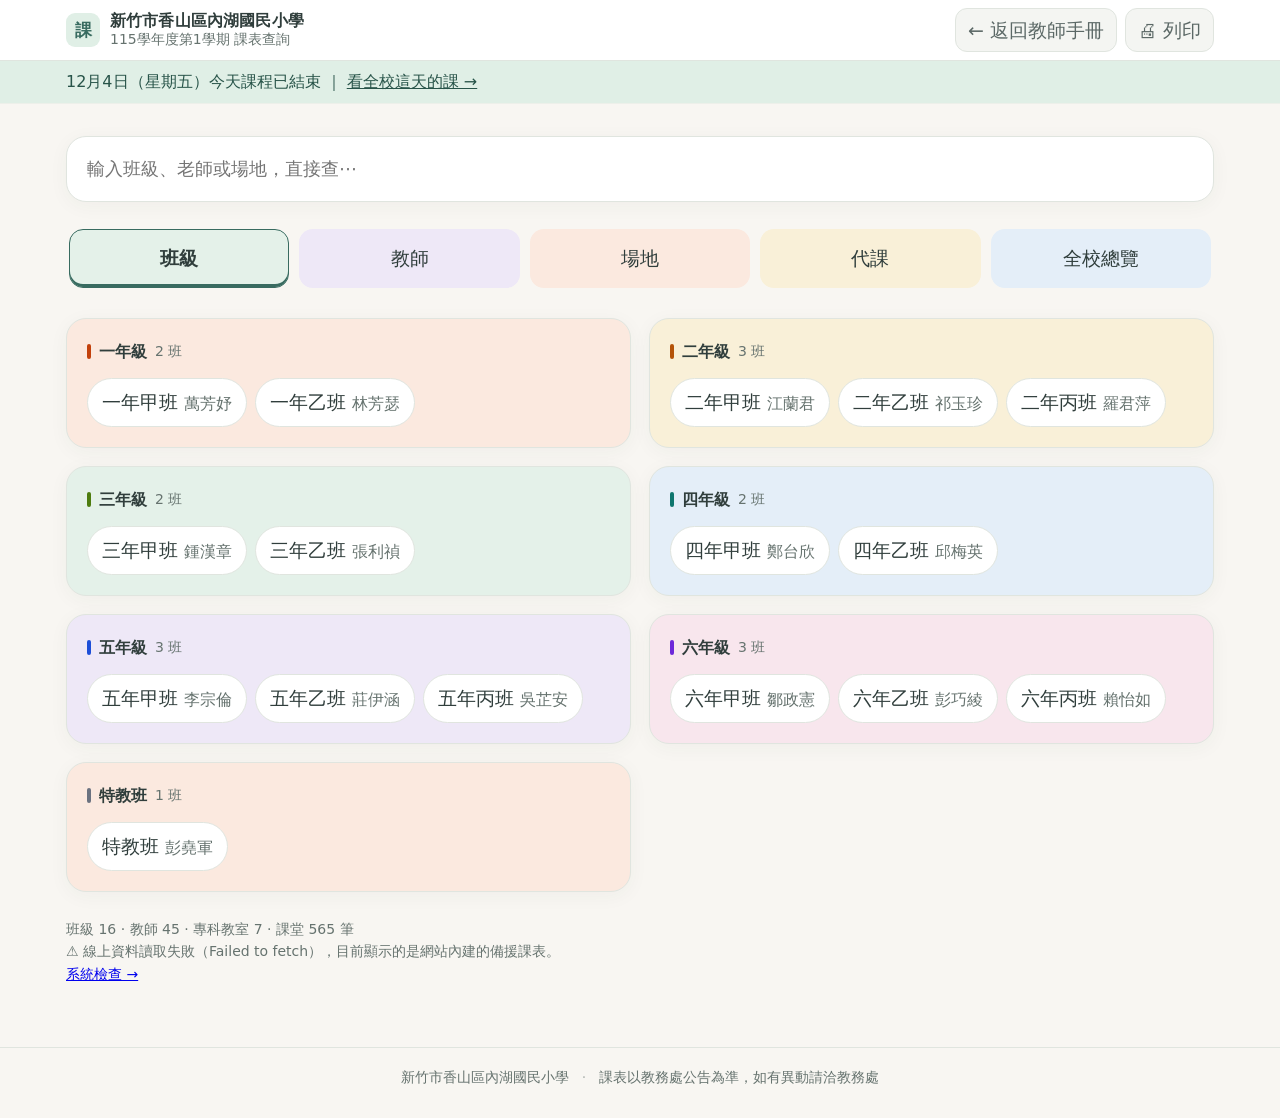
<file: index.html>
<!DOCTYPE html>
<html lang="zh-Hant-TW">
<head>
<meta charset="UTF-8">
<meta name="viewport" content="width=device-width, initial-scale=1, viewport-fit=cover">
<meta name="robots" content="noindex, nofollow, noarchive">
<meta name="referrer" content="no-referrer">
<meta name="theme-color" content="#f8f6f2">
<title>課表查詢系統</title>
<link rel="icon" href="data:image/svg+xml,<svg xmlns='http://www.w3.org/2000/svg' viewBox='0 0 100 100'><text y='.9em' font-size='90'>📅</text></svg>">
<link rel="stylesheet" href="style.css">
</head>
<body>

<div id="loader" class="loader"><div class="spinner"></div><p>正在載入課表⋯</p></div>

<header class="topbar">
  <div class="wrap topbar-in">
    <a class="brand" href="#/" title="回首頁">
      <span class="brand-mark">課</span>
      <span class="brand-txt">
        <strong id="schoolName">課表查詢</strong>
        <small id="schoolSub"></small>
      </span>
    </a>
    <div class="topbar-right">
      <a class="icon-btn handbook-link" href="https://smallcannon-arch.github.io/nhps-teacher-handbook/">← 返回教師手冊</a>
      <select id="semesterSelect" class="mini-select" aria-label="選擇學期"></select>
      <button id="printBtn" class="icon-btn" type="button" title="列印目前畫面">🖨 列印</button>
    </div>
  </div>
</header>

<div id="nowBar" class="nowbar"><div class="wrap" id="nowBarText"></div></div>

<main class="wrap" id="main">

  <!-- ══ 查詢首頁 ══════════════════════════════════════════ -->
  <section id="viewHome" class="view">

    <div class="searchbox">
      <input id="quickSearch" type="search" autocomplete="off"
             placeholder="輸入班級、老師或場地，直接查⋯" aria-label="快速搜尋">
      <div id="quickResult" class="quick-result" hidden></div>
    </div>

    <nav class="tabs" role="tablist">
      <button class="tab is-on" data-tab="class"   role="tab">班級</button>
      <button class="tab"       data-tab="teacher" role="tab">教師</button>
      <button class="tab"       data-tab="room"    role="tab">場地</button>
      <button class="tab"       data-tab="sub"     role="tab">代課</button>
      <button class="tab"       data-tab="all"     role="tab">全校總覽</button>
    </nav>

    <!-- 班級 -->
    <div class="panel is-on" data-panel="class">
      <div id="gradeGroups" class="grade-groups"></div>
    </div>

    <!-- 教師 -->
    <div class="panel" data-panel="teacher">
      <div class="field">
        <label for="subjectFilter">科目篩選</label>
        <select id="subjectFilter" class="select"><option value="">全部科目</option></select>
      </div>
      <div id="teacherChips" class="chips"></div>
    </div>

    <!-- 專科教室 -->
    <div class="panel" data-panel="room">
      <p class="hint">專科教室、活動場地整週被誰使用，含課後照顧與社團。排活動、借場地前先看這裡。</p>
      <div id="roomChips" class="chips"></div>
    </div>

    <!-- 代課 -->
    <div class="panel" data-panel="sub">
      <p class="hint">選定時段，馬上看出<strong>哪些老師該節空堂</strong>可支援代課。</p>
      <div class="field-row">
        <div class="field">
          <label for="subDay">星期</label>
          <select id="subDay" class="select"></select>
        </div>
        <div class="field">
          <label for="subPeriod">節次</label>
          <select id="subPeriod" class="select"></select>
        </div>
        <button id="subGo" class="btn" type="button">查詢</button>
      </div>
    </div>

    <!-- 全校總覽 -->
    <div class="panel" data-panel="all">
      <p class="hint">一張大表看某天全校各班的課，抽離班級、排代課時很好用。</p>
      <div class="field-row">
        <div class="field">
          <label for="allDay">星期</label>
          <select id="allDay" class="select"></select>
        </div>
        <button id="allGo" class="btn" type="button">查詢</button>
      </div>
    </div>

    <p id="dataMeta" class="meta"></p>
  </section>

  <!-- ══ 結果頁 ════════════════════════════════════════════ -->
  <section id="viewResult" class="view" hidden>
    <div class="result-head no-print">
      <button class="btn ghost" type="button" id="backBtn">← 返回</button>
      <button class="btn ghost" type="button" id="shareBtn">🔗 複製連結</button>
    </div>
    <div id="printArea">
      <h1 id="resultTitle" class="result-title"></h1>
      <p id="resultSub" class="result-sub"></p>
      <div id="resultBody"></div>
      <p class="print-foot"></p>
    </div>
  </section>

</main>

<footer class="foot no-print">
  <div class="wrap">
    <span id="footSchool"></span>
    <span class="dot">·</span>
    <span>課表以教務處公告為準，如有異動請洽教務處</span>
  </div>
</footer>

<script src="config.js"></script>
<script src="app.js"></script>
</body>
</html>
</file>
<file: style.css>
/* ============================================================
   課表查詢系統 — 樣式表
   ============================================================ */

:root {
  color-scheme: light;
  --bg:        #f8f6f2;
  --surface:   #ffffff;
  --surface-2: #f4f5f2;
  --line:      #e0e5df;
  --line-soft: #edf0ea;
  --text:      #303e3c;
  --text-dim:  #5b6866;
  --text-mute: #66736f;

  --brand:      #386b60;
  --brand-dark: #285449;
  --brand-soft: #e0efe6;
  --accent:     #995534;
  --accent-soft:#fae9df;
  --warn-soft:  #fff3d8;
  --mint: #e4f1e9; --peach: #fbe9df; --lavender: #eee8f7;
  --butter: #f9f0d8; --sky: #e4eef8; --rose: #f8e6ed;

  --g1: #c2410c; --g2: #b45309; --g3: #4d7c0f;
  --g4: #0f766e; --g5: #1d4ed8; --g6: #6d28d9; --g0: #6b7280;

  --radius: 20px;
  --radius-sm: 12px;
  --shadow: 0 4px 20px rgba(52,67,57,.045);
  --font: "Noto Sans TC", "PingFang TC", "Microsoft JhengHei", "Segoe UI",
          system-ui, -apple-system, sans-serif;
}

* { box-sizing: border-box; }

html { -webkit-text-size-adjust: 100%; }

body {
  margin: 0;
  font-family: var(--font);
  background: var(--bg);
  color: var(--text);
  line-height: 1.6;
  font-size: 16px;
  padding-bottom: env(safe-area-inset-bottom);
}

.wrap { max-width: 1180px; margin: 0 auto; padding: 0 16px; }

/* ── 載入遮罩 ─────────────────────────────────────────────── */
.loader {
  position: fixed; inset: 0; z-index: 90;
  display: none; flex-direction: column; align-items: center; justify-content: center;
  gap: 14px; background: var(--bg); color: var(--text-dim);
}
.loader.show { display: flex; }
.spinner {
  width: 34px; height: 34px; border-radius: 50%;
  border: 3px solid var(--line); border-top-color: var(--brand);
  animation: spin .8s linear infinite;
}
@keyframes spin { to { transform: rotate(360deg); } }

/* ── 頁首 ─────────────────────────────────────────────────── */
.topbar {
  background: var(--surface);
  border-bottom: 1px solid var(--line);
  position: sticky; top: 0; z-index: 40;
}
.topbar-in {
  display: flex; align-items: center; justify-content: space-between;
  gap: 12px; min-height: 60px;
}
.brand { display: flex; align-items: center; gap: 10px; text-decoration: none; color: inherit; min-width: 0; }
.brand-mark {
  flex: none; width: 34px; height: 34px; border-radius: 9px;
  background: var(--brand-soft); color: var(--brand);
  display: grid; place-items: center; font-weight: 700; font-size: 1.05rem;
}
.brand-txt { display: flex; flex-direction: column; line-height: 1.25; min-width: 0; }
.brand-txt strong { font-size: 1.02rem; font-weight: 700; letter-spacing: .01em; }
.brand-txt small { font-size: .76rem; color: var(--text-mute); }

.topbar-right { display: flex; align-items: center; gap: 8px; flex: none; }

.mini-select {
  font: inherit; font-size: .85rem; padding: 6px 26px 6px 10px;
  border: 1px solid var(--line); border-radius: var(--radius-sm);
  background: var(--surface-2) url("data:image/svg+xml,%3Csvg xmlns='http://www.w3.org/2000/svg' viewBox='0 0 16 16'%3E%3Cpath fill='%236b7280' d='M4 6l4 4 4-4z'/%3E%3C/svg%3E") no-repeat right 7px center/13px;
  color: var(--text); appearance: none; max-width: 190px;
}
.icon-btn {
  font: inherit; font-size: .85rem; padding: 6px 12px; cursor: pointer;
  border: 1px solid var(--line); border-radius: var(--radius-sm);
  background: var(--surface-2); color: var(--text-dim); white-space: nowrap;
}
.icon-btn:hover { border-color: var(--brand); color: var(--brand); }
.handbook-link { text-decoration: none; }

/* ── 現在時間列 ───────────────────────────────────────────── */
.nowbar {
  background: var(--brand-soft);
  border-bottom: 1px solid var(--line-soft);
  font-size: .88rem; color: var(--brand-dark);
}
.nowbar .wrap { padding-top: 8px; padding-bottom: 8px; }
.nowbar b { font-weight: 700; }
.nowbar a { color: inherit; }

/* ── 主體 ─────────────────────────────────────────────────── */
main.wrap { padding: 32px 16px 48px; }
:is(button, a, input, select):focus-visible { outline: 3px solid var(--brand); outline-offset: 3px; }
.view { animation: fade .18s ease; }
@keyframes fade { from { opacity: 0; transform: translateY(4px); } }

/* ── 搜尋 ─────────────────────────────────────────────────── */
.searchbox { position: relative; margin-bottom: 24px; }
.searchbox input {
  width: 100%; font: inherit; font-size: 1rem;
  padding: 18px 20px; border-radius: var(--radius);
  border: 1px solid var(--line); background: var(--surface); color: var(--text);
  box-shadow: var(--shadow);
}
.searchbox input:focus { outline: 2px solid var(--brand); outline-offset: -1px; border-color: transparent; }
.quick-result {
  position: absolute; z-index: 30; left: 0; right: 0; top: calc(100% + 6px);
  background: var(--surface); border: 1px solid var(--line);
  border-radius: var(--radius); box-shadow: var(--shadow);
  max-height: 320px; overflow-y: auto; padding: 6px;
}
.quick-result button {
  display: flex; width: 100%; gap: 10px; align-items: baseline;
  font: inherit; text-align: left; cursor: pointer;
  padding: 8px 10px; border: 0; border-radius: var(--radius-sm);
  background: transparent; color: var(--text);
}
.quick-result button:hover, .quick-result button.on { background: var(--brand-soft); }
.quick-result .kind { font-size: .74rem; color: var(--text-mute); flex: none; }
.quick-result .empty { padding: 10px; color: var(--text-mute); font-size: .88rem; }

/* ── 分頁 ─────────────────────────────────────────────────── */
.tabs {
  display: flex; gap: 10px; overflow-x: auto; margin-bottom: 24px;
  padding: 3px 3px 6px; scrollbar-width: none;
}
.tabs::-webkit-scrollbar { display: none; }
.tab {
  font: inherit; font-size: .95rem; cursor: pointer; white-space: nowrap;
  padding: 13px 20px; flex: 1; border: 1px solid transparent; border-radius: 14px;
  background: var(--mint); color: var(--text); transition: box-shadow .15s, border-color .15s;
}
.tab:nth-child(2) { background: var(--lavender); }
.tab:nth-child(3) { background: var(--peach); }
.tab:nth-child(4) { background: var(--butter); }
.tab:nth-child(5) { background: var(--sky); }
.tab:hover { color: var(--text); }
.tab.is-on { border-color: var(--brand); box-shadow: inset 0 -3px var(--brand); font-weight: 700; }

.panel { display: none; }
.panel.is-on { display: block; }
.hint { color: var(--text-dim); font-size: .9rem; margin: 0 0 14px; }

/* ── 年級／班級 ───────────────────────────────────────────── */
.grade-groups { display: grid; grid-template-columns: repeat(2, minmax(0, 1fr)); gap: 18px; }
.grade-group {
  background: var(--surface); border: 1px solid var(--line);
  border-radius: var(--radius); padding: 20px; box-shadow: var(--shadow);
}
.grade-group:nth-child(6n+1) { background: var(--peach); }
.grade-group:nth-child(6n+2) { background: var(--butter); }
.grade-group:nth-child(6n+3) { background: var(--mint); }
.grade-group:nth-child(6n+4) { background: var(--sky); }
.grade-group:nth-child(6n+5) { background: var(--lavender); }
.grade-group:nth-child(6n+6) { background: var(--rose); }
.grade-title {
  display: flex; align-items: center; gap: 8px;
  font-weight: 700; font-size: .96rem; margin-bottom: 14px; color: var(--text);
}
.grade-title::before {
  content: ''; width: 4px; height: 15px; border-radius: 2px; background: var(--gc, var(--g0));
}
.grade-title .count { font-weight: 400; font-size: .8rem; color: var(--text-mute); }

.class-grid { display: flex; flex-wrap: wrap; gap: 8px; }
.class-btn {
  font: inherit; cursor: pointer; padding: 8px 14px;
  border: 1px solid var(--line); border-radius: 999px;
  background: var(--surface); color: var(--text);
  font-variant-numeric: tabular-nums;
}
.class-btn:hover { border-color: var(--gc, var(--brand)); color: var(--gc, var(--brand)); background: var(--surface); }
.class-btn small { color: var(--text-mute); margin-left: 6px; font-size: .78rem; }

/* ── 晶片列（教師／教室）───────────────────────────────────── */
.chips { display: flex; flex-wrap: wrap; gap: 8px; }
.chip {
  font: inherit; font-size: .93rem; cursor: pointer; padding: 8px 14px;
  border: 1px solid var(--line); border-radius: 999px;
  background: var(--surface); color: var(--text);
}
.chip:hover { border-color: var(--brand); color: var(--brand); }
.chip small { color: var(--text-mute); font-size: .78rem; margin-left: 5px; }

/* 教師清單固定欄寬，姓名與職稱分行，避免長短不一造成錯落。 */
#teacherChips {
  display: grid;
  grid-template-columns: repeat(auto-fill, minmax(min(170px, 100%), 1fr));
  gap: 12px;
}
#teacherChips .chip {
  display: flex; flex-direction: column; align-items: flex-start;
  min-width: 0; min-height: 82px; padding: 14px 16px;
  border-radius: 16px; text-align: left; line-height: 1.5;
  overflow-wrap: anywhere;
}
#teacherChips .chip small { margin: 4px 0 0; }
#teacherChips .hint { grid-column: 1 / -1; }

/* ── 表單 ─────────────────────────────────────────────────── */
.field { display: flex; flex-direction: column; gap: 5px; margin-bottom: 12px; }
.field label { font-size: .84rem; color: var(--text-dim); font-weight: 600; }
.field-row { display: flex; gap: 10px; align-items: flex-end; flex-wrap: wrap; }
.field-row .field { margin-bottom: 0; }
.select {
  font: inherit; padding: 9px 30px 9px 12px; min-width: 130px;
  border: 1px solid var(--line); border-radius: var(--radius-sm);
  background: var(--surface) url("data:image/svg+xml,%3Csvg xmlns='http://www.w3.org/2000/svg' viewBox='0 0 16 16'%3E%3Cpath fill='%236b7280' d='M4 6l4 4 4-4z'/%3E%3C/svg%3E") no-repeat right 9px center/13px;
  color: var(--text); appearance: none;
}
.btn {
  font: inherit; font-weight: 600; cursor: pointer; padding: 9px 20px;
  border: 1px solid var(--brand); border-radius: var(--radius-sm);
  background: var(--brand); color: #fff;
}
.btn:hover { background: var(--brand-dark); border-color: var(--brand-dark); }
.btn.ghost { background: transparent; color: var(--text-dim); border-color: var(--line); }
.btn.ghost:hover { color: var(--brand); border-color: var(--brand); }

.meta { margin-top: 26px; font-size: .8rem; color: var(--text-mute); }

/* ── 結果頁 ───────────────────────────────────────────────── */
.result-head { display: flex; gap: 8px; margin-bottom: 14px; }
.result-title { font-size: 1.5rem; margin: 0 0 4px; letter-spacing: .01em; }
.result-title .sub { font-size: .95rem; font-weight: 400; color: var(--text-dim); margin-left: 8px; }
.result-sub { margin: 0 0 16px; color: var(--text-dim); font-size: .9rem; }
.result-sub .pill {
  display: inline-block; padding: 2px 9px; border-radius: 999px;
  background: var(--surface-2); border: 1px solid var(--line);
  font-size: .8rem; margin-right: 6px;
}

/* ── 課表 ─────────────────────────────────────────────────── */
.table-scroll {
  overflow-x: auto; background: var(--surface);
  border: 1px solid var(--line); border-radius: var(--radius);
  box-shadow: var(--shadow); -webkit-overflow-scrolling: touch;
}
table.tt { width: 100%; border-collapse: collapse; min-width: 560px; }
table.tt th, table.tt td { border: 1px solid var(--line-soft); }
table.tt thead th {
  background: var(--mint); font-size: .88rem; font-weight: 700;
  padding: 10px 6px; color: var(--text-dim); position: sticky; top: 0; z-index: 2;
}
table.tt .col-p { width: 78px; }
table.tt td.p-head {
  background: var(--surface-2); text-align: center; padding: 8px 4px;
  vertical-align: middle; width: 78px;
}
.p-name { font-size: .84rem; font-weight: 700; color: var(--text-dim); }
.p-time { font-size: .7rem; color: var(--text-mute); font-variant-numeric: tabular-nums; line-height: 1.35; }

table.tt td.cell { padding: 7px 6px; text-align: center; vertical-align: middle; height: 62px; }
table.tt td.cell.empty { background: repeating-linear-gradient(45deg, transparent, transparent 7px, var(--line-soft) 7px, var(--line-soft) 8px); }
.c-subject { font-weight: 600; font-size: .93rem; line-height: 1.35; }
.c-line { margin-top: 2px; display: flex; flex-wrap: wrap; gap: 4px; justify-content: center; }
.c-link {
  font-size: .78rem; color: var(--brand); cursor: pointer;
  border: 0; background: transparent; padding: 0; font-family: inherit;
  text-decoration: underline; text-decoration-style: dotted; text-underline-offset: 2px;
}
.c-link:hover { color: var(--accent); }
.c-room { font-size: .73rem; color: var(--text-mute); margin-top: 1px; }
.c-note {
  display: inline-block; margin-top: 3px; padding: 0 5px;
  font-size: .68rem; border-radius: 4px;
  background: var(--warn-soft); color: var(--accent); border: 1px solid var(--accent-soft);
}
.c-note.c-split { background: var(--brand-soft); color: var(--brand-dark); border-color: var(--line); }
.c-group { font-size: .73rem; color: var(--text-dim); align-items: baseline; }

tr.now td { background: var(--warn-soft); }
tr.now td.p-head { box-shadow: inset 3px 0 0 var(--accent); }
td.now-cell { outline: 2px solid var(--accent); outline-offset: -2px; }
.now-tag {
  display: inline-block; font-size: .66rem; background: var(--accent); color: #fff;
  border-radius: 4px; padding: 0 5px; margin-left: 4px; vertical-align: 1px;
}

/* 全校總覽 */
table.tt.wide { min-width: 900px; font-size: .85rem; }
table.tt.wide td.cell { height: auto; padding: 5px 4px; }
table.tt.wide .c-subject { font-size: .84rem; }
table.tt.wide td.row-head {
  background: var(--surface-2); font-weight: 700; text-align: center;
  position: sticky; left: 0; z-index: 1; width: 74px;
}

/* ── 代課結果 ─────────────────────────────────────────────── */
.two-col { display: grid; gap: 16px; grid-template-columns: 1fr 1fr; }
@media (max-width: 720px) { .two-col { grid-template-columns: 1fr; } }
.card {
  background: var(--surface); border: 1px solid var(--line);
  border-radius: var(--radius); box-shadow: var(--shadow); overflow: hidden;
}
.card > h3 {
  margin: 0; padding: 11px 15px; font-size: .95rem;
  background: var(--surface-2); border-bottom: 1px solid var(--line);
}
.card > h3 .n { color: var(--text-mute); font-weight: 400; font-size: .84rem; }
.list { list-style: none; margin: 0; padding: 6px; }
.list li {
  display: flex; align-items: baseline; gap: 8px; flex-wrap: wrap;
  padding: 7px 10px; border-radius: var(--radius-sm);
}
.list li + li { border-top: 1px solid var(--line-soft); }
.list .who { font-weight: 600; }
.list .what { color: var(--text-dim); font-size: .87rem; }
.list .load { margin-left: auto; font-size: .76rem; color: var(--text-mute); white-space: nowrap; }
.list .free { color: var(--brand); }
.list-empty { padding: 16px; color: var(--text-mute); font-size: .9rem; }

/* ── 系統檢查 ─────────────────────────────────────────────── */
.chk-list { list-style: none; margin: 0; padding: 6px; }
.chk { display: flex; gap: 11px; padding: 11px 12px; align-items: flex-start; }
.chk + .chk { border-top: 1px solid var(--line-soft); }
.chk-icon { flex: none; font-size: 1rem; line-height: 1.5; }
.chk-title { font-weight: 600; font-size: .94rem; }
.chk-detail { font-size: .86rem; color: var(--text-dim); margin-top: 3px; }
.chk-detail code {
  background: var(--surface-2); border: 1px solid var(--line);
  border-radius: 4px; padding: 1px 5px; font-size: .92em;
}
.chk-bad .chk-title { color: var(--accent); }

.notice {
  background: var(--accent-soft); border: 1px solid var(--line);
  border-left: 3px solid var(--accent);
  border-radius: var(--radius-sm); padding: 11px 14px; font-size: .88rem;
  color: var(--text-dim); margin-bottom: 16px;
}

/* ── 頁尾 ─────────────────────────────────────────────────── */
.foot {
  border-top: 1px solid var(--line); padding: 18px 16px 30px;
  color: var(--text-mute); font-size: .8rem; text-align: center;
}
.foot .dot { margin: 0 8px; opacity: .5; }

.print-foot { display: none; }

/* ── 手機 ─────────────────────────────────────────────────── */
@media (max-width: 640px) {
  body { font-size: 15px; }
  .topbar-in { flex-wrap: wrap; padding-top: 10px; padding-bottom: 10px; }
  .topbar-right { flex-wrap: wrap; }
  .brand-txt strong { font-size: .95rem; }
  .brand-txt small { display: none; }
  .mini-select { max-width: 120px; font-size: .8rem; }
  main.wrap { padding-top: 20px; }
  .result-title { font-size: 1.25rem; }
  table.tt { min-width: 520px; }
  table.tt td.cell { height: 56px; }
  .grade-groups { grid-template-columns: 1fr; gap: 12px; }
  .grade-group { padding: 16px; }
  .tab { flex: 1 0 auto; padding: 12px 15px; }
}

/* 螢幕閱讀字級；列印維持原本的 A4 排版。 */
@media screen {
  .tab, .btn, .icon-btn, .class-btn, .chip { font-size: 19px; }
  .searchbox input, .select { font-size: 18px; }
  .mini-select, .field label, .grade-title, .hint { font-size: 16px; }
  .class-btn small, .chip small { font-size: 16px; }
  #teacherChips { grid-template-columns: repeat(auto-fill, minmax(min(210px, 100%), 1fr)); }
  #teacherChips .chip { min-height: 92px; }
  .brand-txt small, .grade-title .count, .meta, .foot { font-size: 14px; }
  .nowbar, .result-sub, .result-sub .pill { font-size: 16px; }
  table.tt { min-width: 720px; }
  table.tt thead th, .p-name { font-size: 16px; }
  table.tt td.cell { padding: 10px 8px; height: 78px; }
  .c-subject { font-size: 19px; line-height: 1.45; }
  .c-link { font-size: 16px; }
  .p-time, .c-room, .c-note, .c-group, .now-tag { font-size: 14px; }
  table.tt.wide { min-width: 1100px; }
  table.tt.wide .c-subject { font-size: 18px; }
  .list .what, .list .load { font-size: 16px; }
  .quick-result .kind { font-size: 14px; }
}

@media (prefers-reduced-motion: reduce) {
  .view { animation: none; }
  .tab { transition: none; }
}

/* ── 列印 ─────────────────────────────────────────────────── */
@media print {
  @page { size: A4 landscape; margin: 10mm; }
  html, body { background: #fff !important; color: #000 !important; font-size: 10.5pt; }
  .topbar, .nowbar, .foot, .no-print, #loader { display: none !important; }
  main, .wrap { max-width: none; padding: 0; margin: 0; }
  #viewHome { display: none !important; }
  .table-scroll { overflow: visible; border: 0; box-shadow: none; border-radius: 0; }
  table.tt { min-width: 0 !important; page-break-inside: auto; }
  table.tt th, table.tt td { border: 1px solid #888 !important; }
  table.tt thead th { background: #eee !important; -webkit-print-color-adjust: exact; print-color-adjust: exact; }
  table.tt td.p-head, table.tt td.row-head { background: #f4f4f4 !important; -webkit-print-color-adjust: exact; print-color-adjust: exact; }
  table.tt td.cell.empty { background: none !important; }
  tr.now td, td.now-cell { background: none !important; outline: 0 !important; box-shadow: none !important; }
  .now-tag { display: none; }
  .c-link { color: #000 !important; text-decoration: none; }
  .result-title { font-size: 15pt; margin-bottom: 2mm; }
  .result-sub { font-size: 9pt; margin-bottom: 3mm; }
  .card, .list li { break-inside: avoid; }
  .two-col { grid-template-columns: 1fr 1fr; }
  .print-foot { display: block; margin-top: 4mm; font-size: 8pt; color: #555; text-align: right; }
  .print-foot::after { content: attr(data-foot); }
}
</file>
